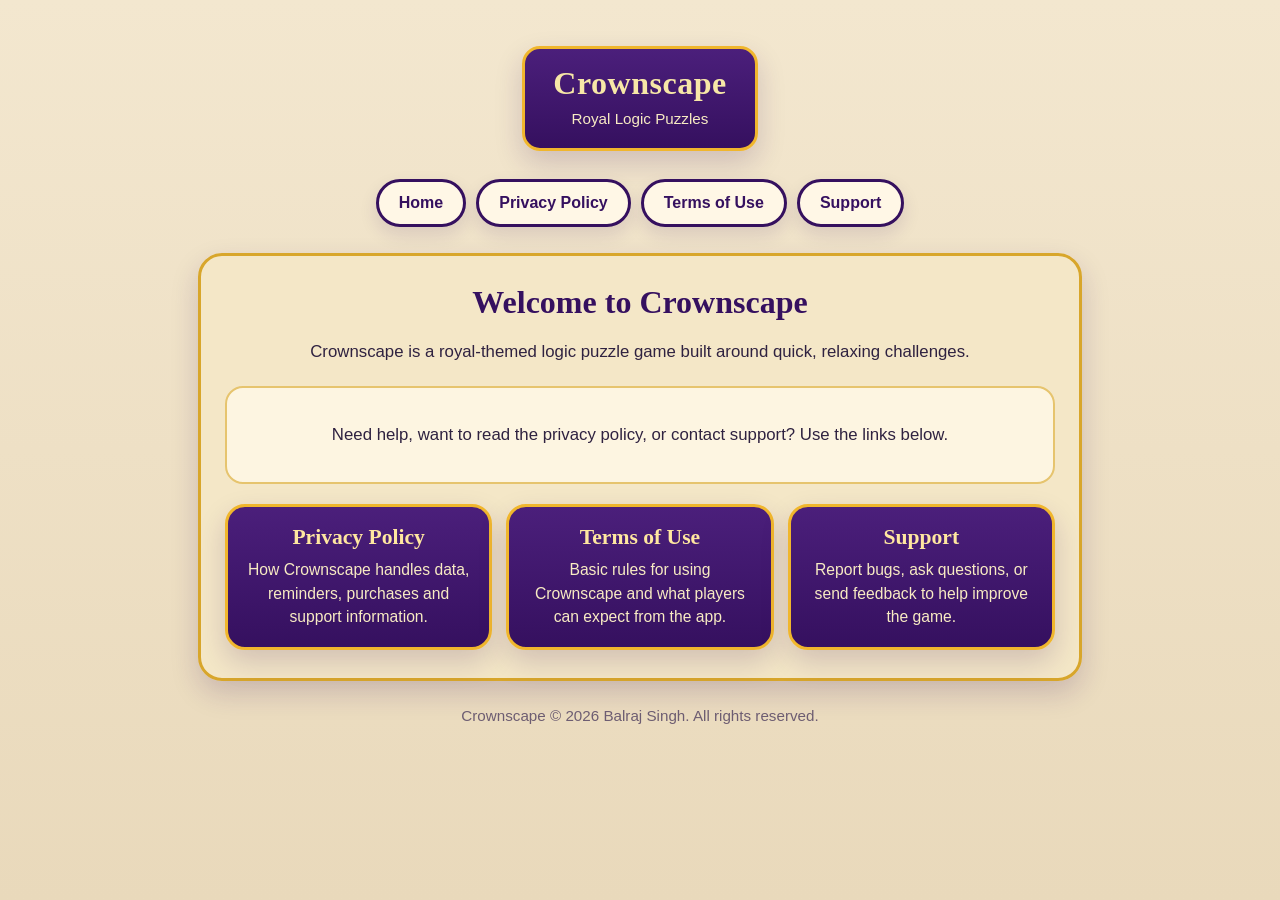
<file: index.html>
<!DOCTYPE html>
<html lang="en">
<head>
  <meta charset="UTF-8" />
  <meta name="viewport" content="width=device-width, initial-scale=1.0" />
  <title>Crownscape</title>
  <link rel="stylesheet" href="style.css" />
</head>
<body>
  <div class="page-wrap">
    <div class="hero">
      <div class="brand">
        <h1>Crownscape</h1>
        <p>Royal Logic Puzzles</p>
      </div>
    </div>

    <div class="nav">
      <a href="index.html">Home</a>
      <a href="privacy.html">Privacy Policy</a>
      <a href="terms.html">Terms of Use</a>
      <a href="support.html">Support</a>
    </div>

    <div class="card">
      <h2>Welcome to Crownscape</h2>

      <p class="center">
        Crownscape is a royal-themed logic puzzle game built around quick, relaxing challenges.
      </p>

      <div class="highlight-box">
        <p class="center">
          Need help, want to read the privacy policy, or contact support?
          Use the links below.
        </p>
      </div>

      <div class="grid-links">
        <a class="tile" href="privacy.html">
          <h3>Privacy Policy</h3>
          <p>How Crownscape handles data, reminders, purchases and support information.</p>
        </a>

        <a class="tile" href="terms.html">
          <h3>Terms of Use</h3>
          <p>Basic rules for using Crownscape and what players can expect from the app.</p>
        </a>

        <a class="tile" href="support.html">
          <h3>Support</h3>
          <p>Report bugs, ask questions, or send feedback to help improve the game.</p>
        </a>
      </div>
    </div>

    <div class="footer">
      Crownscape © 2026 Balraj Singh. All rights reserved.
    </div>
  </div>
</body>
</html>
</file>
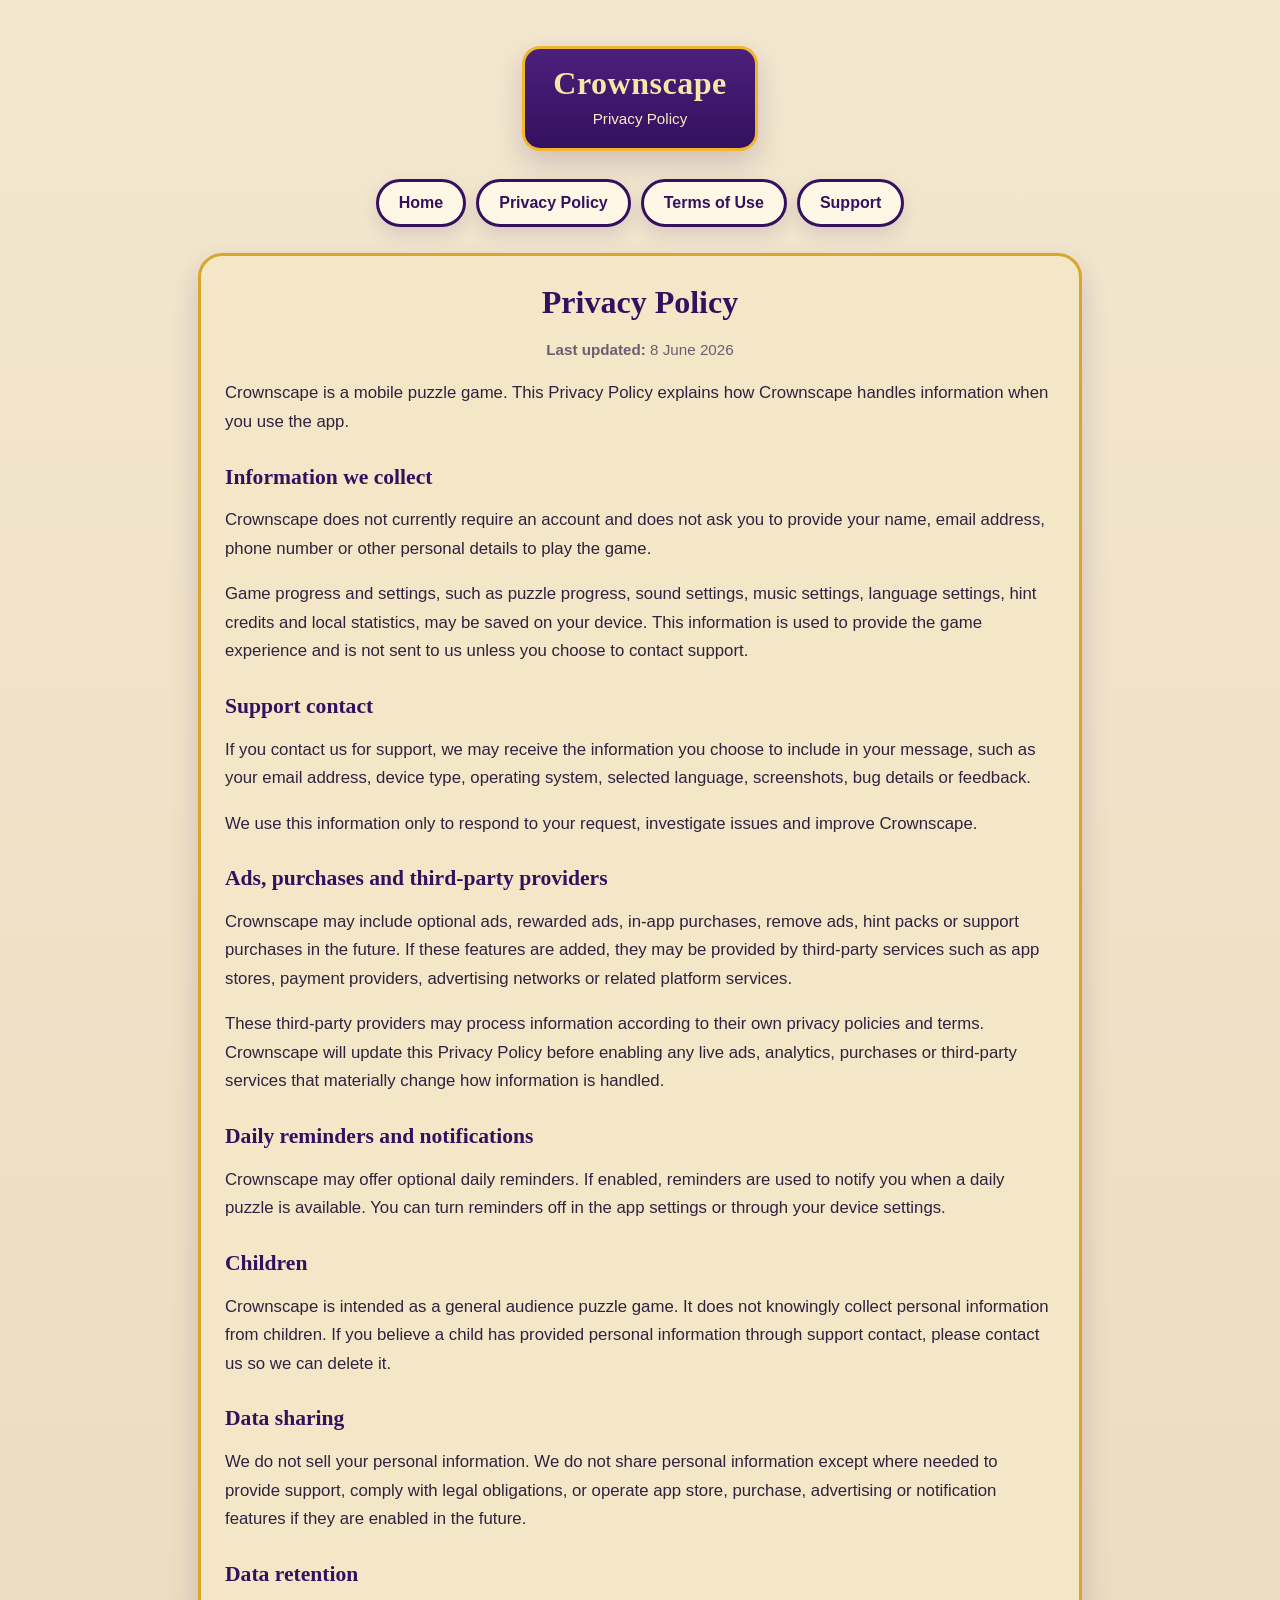
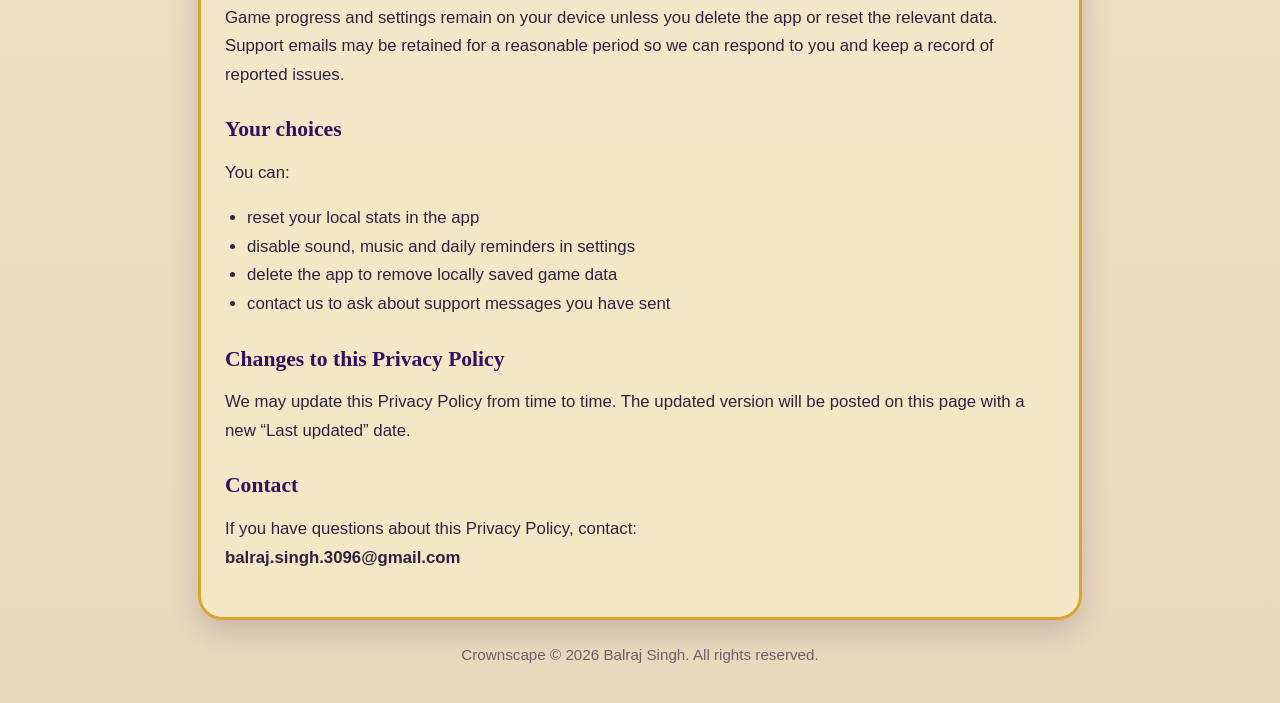
<file: privacy.html>
<!DOCTYPE html>
<html lang="en">
<head>
  <meta charset="UTF-8" />
  <meta name="viewport" content="width=device-width, initial-scale=1.0" />
  <title>Crownscape Privacy Policy</title>
  <link rel="stylesheet" href="style.css" />
</head>
<body>
  <div class="page-wrap">
    <div class="hero">
      <div class="brand">
        <h1>Crownscape</h1>
        <p>Privacy Policy</p>
      </div>
    </div>

    <div class="nav">
      <a href="index.html">Home</a>
      <a href="privacy.html">Privacy Policy</a>
      <a href="terms.html">Terms of Use</a>
      <a href="support.html">Support</a>
    </div>

    <div class="card">
      <h2>Privacy Policy</h2>
      <p class="small center"><strong>Last updated:</strong> 8 June 2026</p>

      <p>
        Crownscape is a mobile puzzle game. This Privacy Policy explains how Crownscape handles
        information when you use the app.
      </p>

      <h3>Information we collect</h3>
      <p>
        Crownscape does not currently require an account and does not ask you to provide your name,
        email address, phone number or other personal details to play the game.
      </p>

      <p>
        Game progress and settings, such as puzzle progress, sound settings, music settings,
        language settings, hint credits and local statistics, may be saved on your device.
        This information is used to provide the game experience and is not sent to us unless
        you choose to contact support.
      </p>

      <h3>Support contact</h3>
      <p>
        If you contact us for support, we may receive the information you choose to include in your
        message, such as your email address, device type, operating system, selected language,
        screenshots, bug details or feedback.
      </p>

      <p>
        We use this information only to respond to your request, investigate issues and improve Crownscape.
      </p>

      <h3>Ads, purchases and third-party providers</h3>
      <p>
        Crownscape may include optional ads, rewarded ads, in-app purchases, remove ads, hint packs
        or support purchases in the future. If these features are added, they may be provided by
        third-party services such as app stores, payment providers, advertising networks or related
        platform services.
      </p>

      <p>
        These third-party providers may process information according to their own privacy policies
        and terms. Crownscape will update this Privacy Policy before enabling any live ads, analytics,
        purchases or third-party services that materially change how information is handled.
      </p>

      <h3>Daily reminders and notifications</h3>
      <p>
        Crownscape may offer optional daily reminders. If enabled, reminders are used to notify you
        when a daily puzzle is available. You can turn reminders off in the app settings or through
        your device settings.
      </p>

      <h3>Children</h3>
      <p>
        Crownscape is intended as a general audience puzzle game. It does not knowingly collect
        personal information from children. If you believe a child has provided personal information
        through support contact, please contact us so we can delete it.
      </p>

      <h3>Data sharing</h3>
      <p>
        We do not sell your personal information. We do not share personal information except where
        needed to provide support, comply with legal obligations, or operate app store, purchase,
        advertising or notification features if they are enabled in the future.
      </p>

      <h3>Data retention</h3>
      <p>
        Game progress and settings remain on your device unless you delete the app or reset the
        relevant data. Support emails may be retained for a reasonable period so we can respond to you
        and keep a record of reported issues.
      </p>

      <h3>Your choices</h3>
      <p>You can:</p>

      <ul>
        <li>reset your local stats in the app</li>
        <li>disable sound, music and daily reminders in settings</li>
        <li>delete the app to remove locally saved game data</li>
        <li>contact us to ask about support messages you have sent</li>
      </ul>

      <h3>Changes to this Privacy Policy</h3>
      <p>
        We may update this Privacy Policy from time to time. The updated version will be posted on this
        page with a new “Last updated” date.
      </p>

      <h3>Contact</h3>
      <p>
        If you have questions about this Privacy Policy, contact:
        <br />
        <strong>balraj.singh.3096@gmail.com</strong>
      </p>
    </div>

    <div class="footer">
      Crownscape © 2026 Balraj Singh. All rights reserved.
    </div>
  </div>
</body>
</html>
</file>
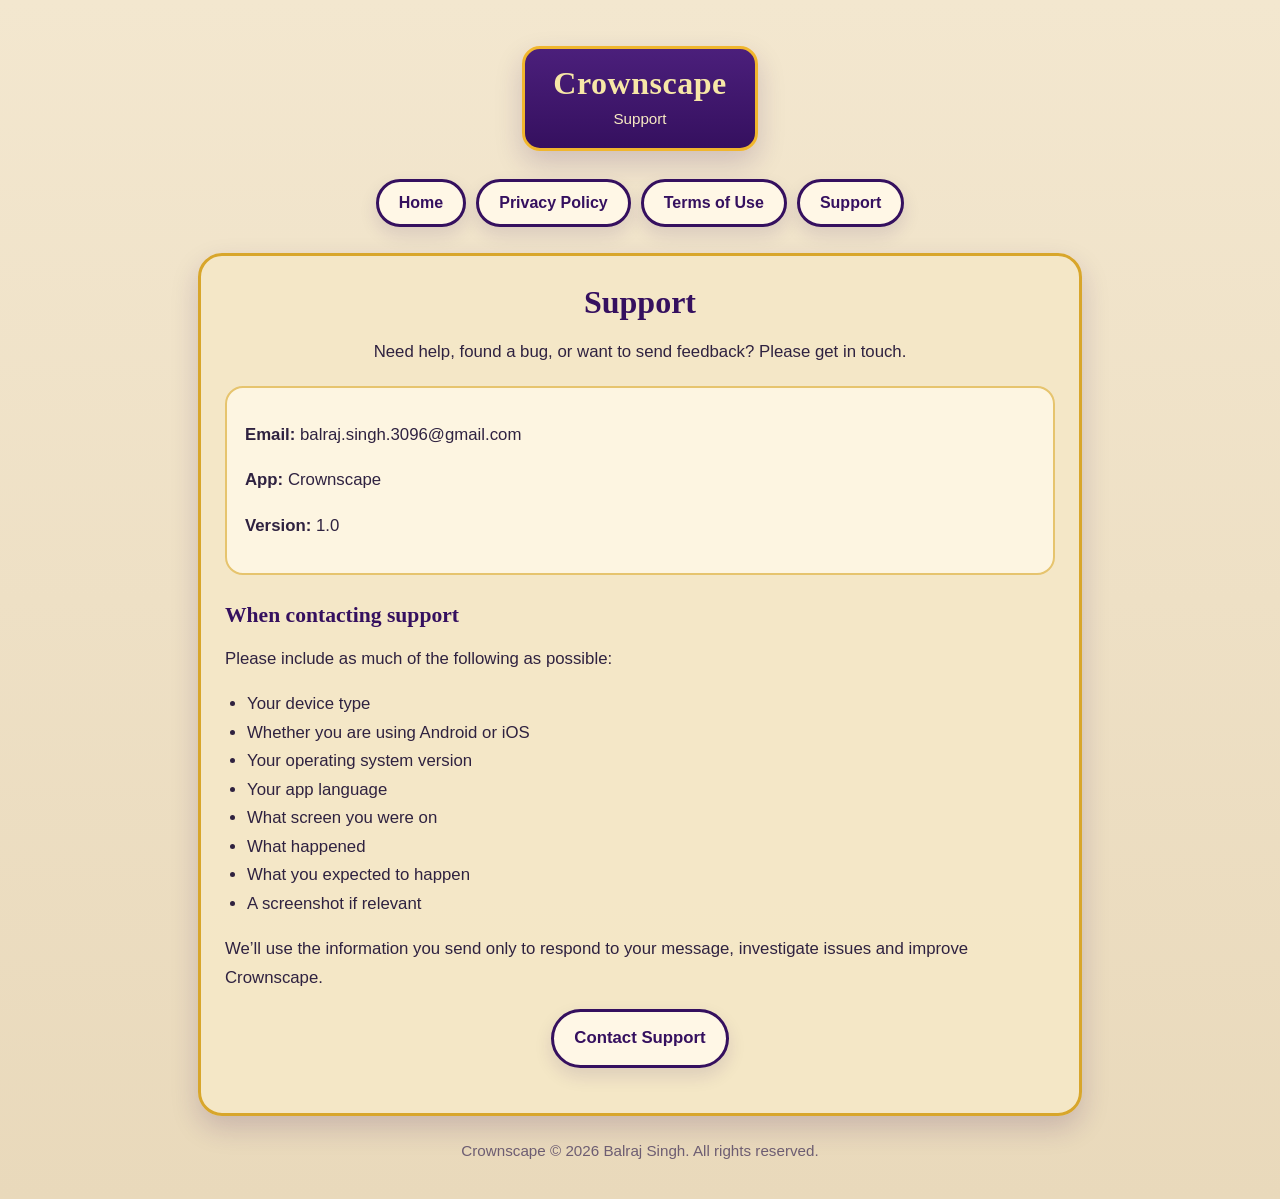
<file: support.html>
<!DOCTYPE html>
<html lang="en">
<head>
  <meta charset="UTF-8" />
  <meta name="viewport" content="width=device-width, initial-scale=1.0" />
  <title>Crownscape Support</title>
  <link rel="stylesheet" href="style.css" />
</head>
<body>
  <div class="page-wrap">
    <div class="hero">
      <div class="brand">
        <h1>Crownscape</h1>
        <p>Support</p>
      </div>
    </div>

    <div class="nav">
      <a href="index.html">Home</a>
      <a href="privacy.html">Privacy Policy</a>
      <a href="terms.html">Terms of Use</a>
      <a href="support.html">Support</a>
    </div>

    <div class="card">
      <h2>Support</h2>

      <p class="center">
        Need help, found a bug, or want to send feedback? Please get in touch.
      </p>

      <div class="highlight-box">
        <p><strong>Email:</strong> balraj.singh.3096@gmail.com</p>
        <p><strong>App:</strong> Crownscape</p>
        <p><strong>Version:</strong> 1.0</p>
      </div>

      <h3>When contacting support</h3>
      <p>Please include as much of the following as possible:</p>

      <ul>
        <li>Your device type</li>
        <li>Whether you are using Android or iOS</li>
        <li>Your operating system version</li>
        <li>Your app language</li>
        <li>What screen you were on</li>
        <li>What happened</li>
        <li>What you expected to happen</li>
        <li>A screenshot if relevant</li>
      </ul>

      <p>
        We’ll use the information you send only to respond to your message, investigate issues and improve Crownscape.
      </p>

      <p class="center">
        <a class="button-link" href="mailto:balraj.singh.3096@gmail.com?subject=Crownscape%20Support">
          Contact Support
        </a>
      </p>
    </div>

    <div class="footer">
      Crownscape © 2026 Balraj Singh. All rights reserved.
    </div>
  </div>
</body>
</html>
</file>
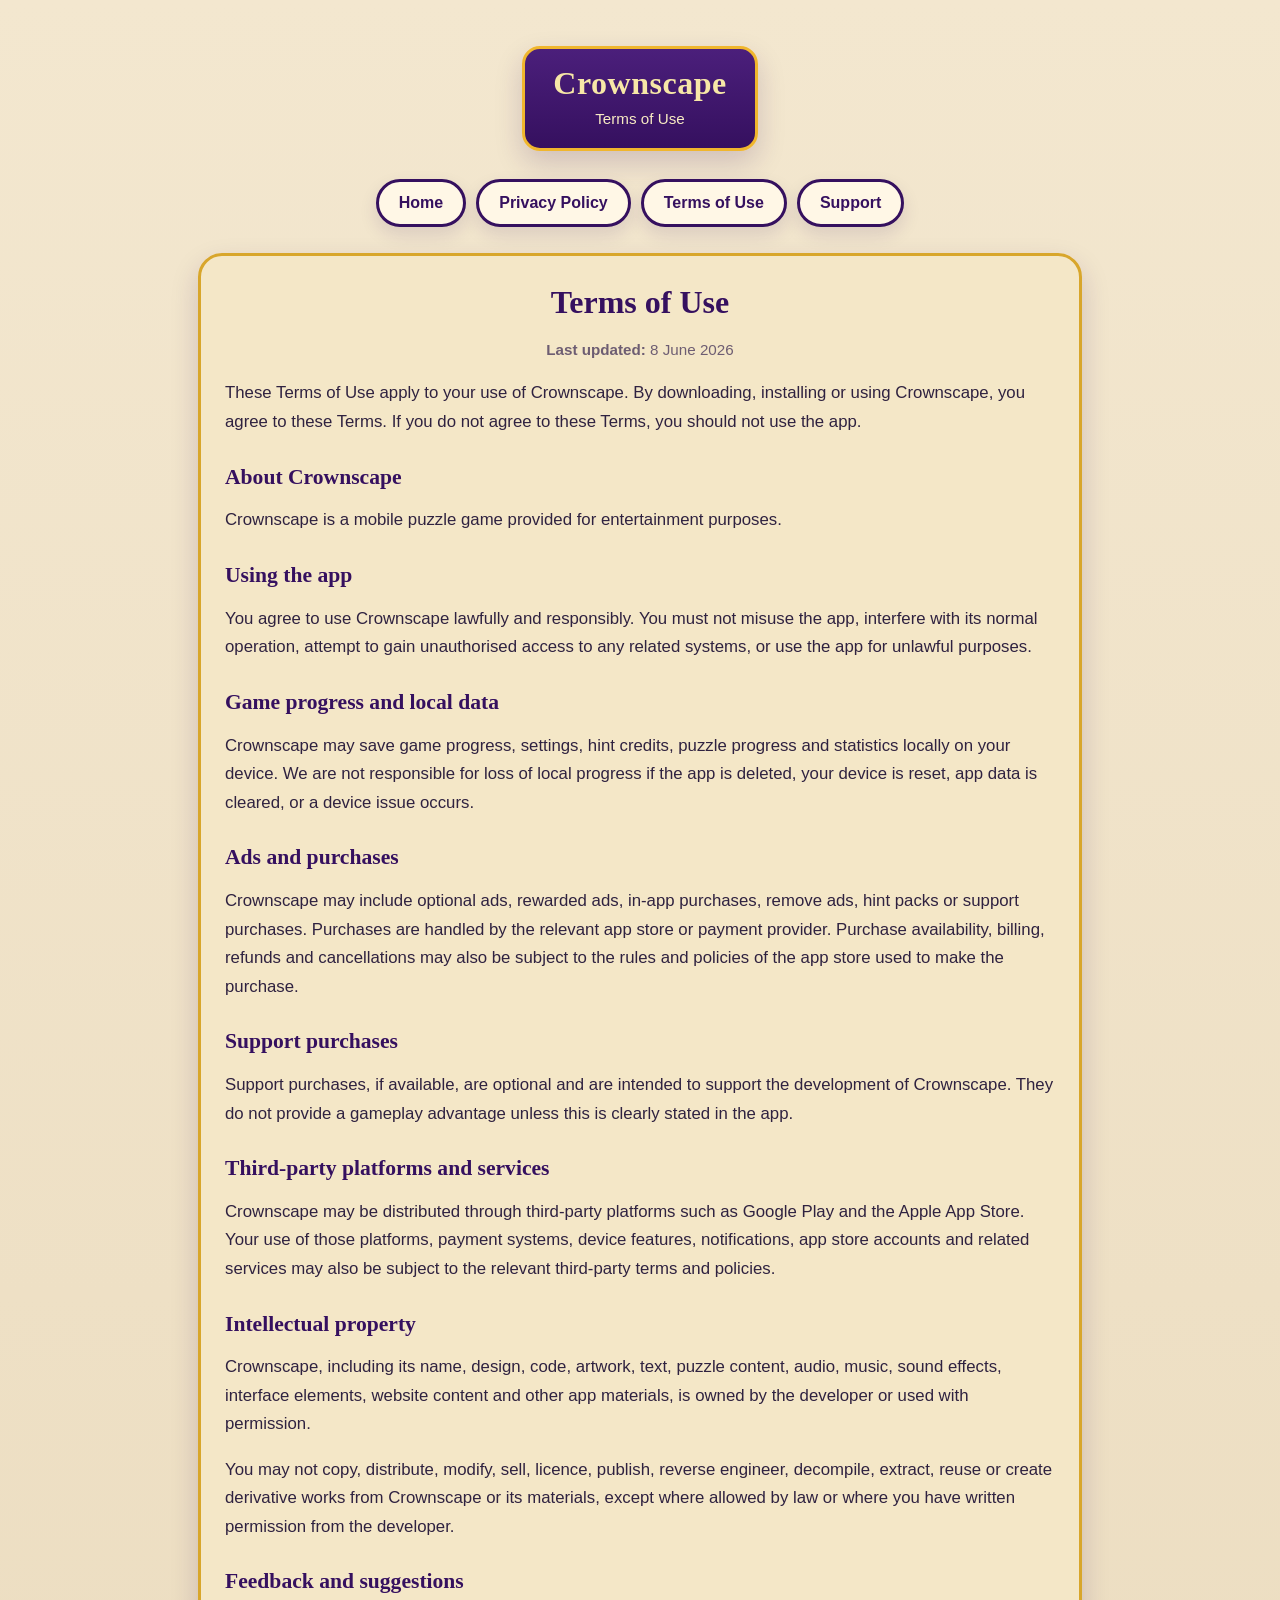
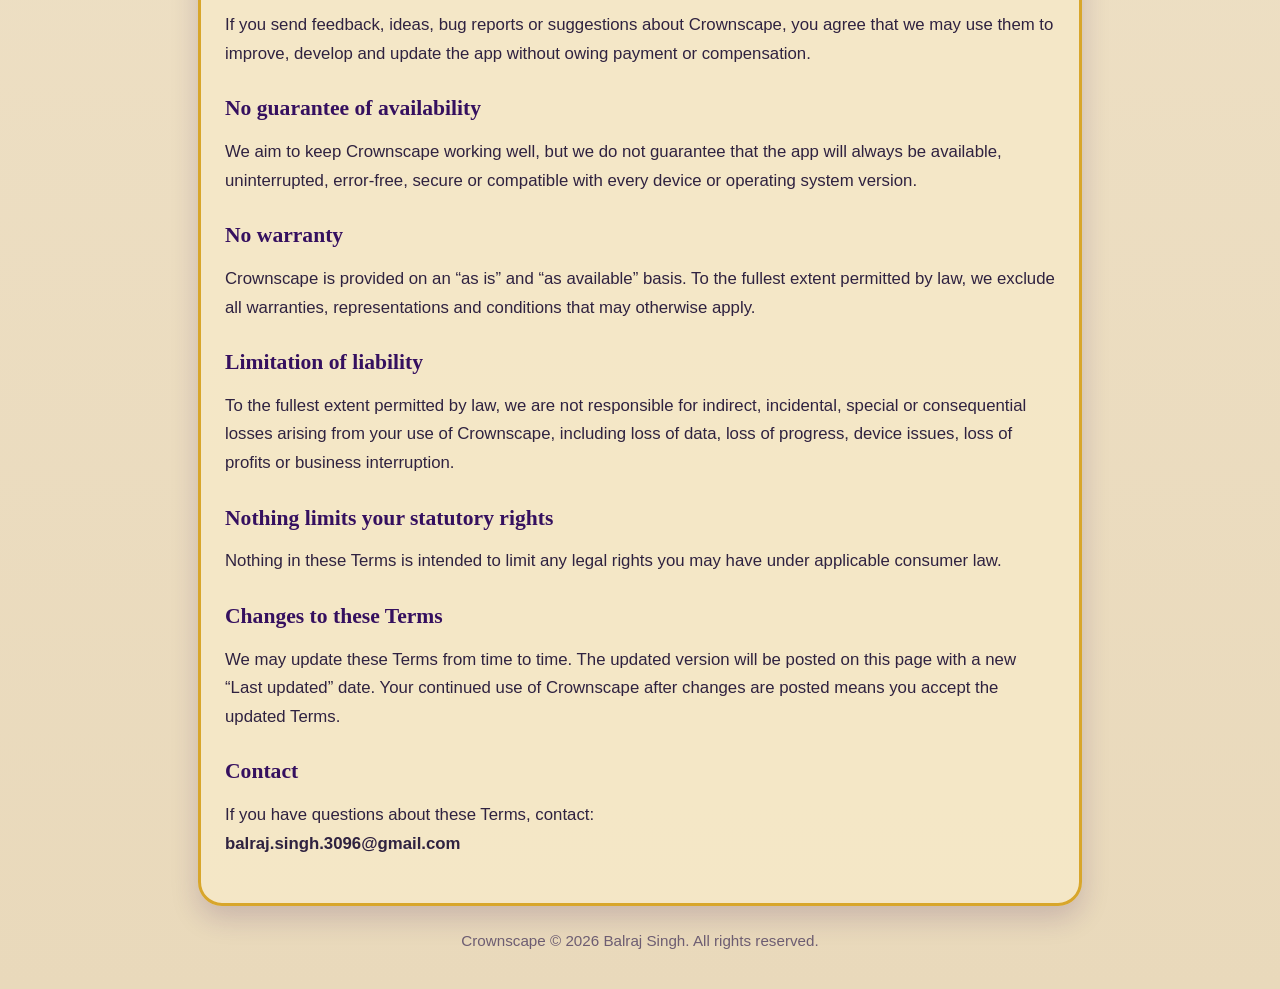
<file: terms.html>
<!DOCTYPE html>
<html lang="en">
<head>
  <meta charset="UTF-8" />
  <meta name="viewport" content="width=device-width, initial-scale=1.0" />
  <title>Crownscape Terms of Use</title>
  <link rel="stylesheet" href="style.css" />
</head>
<body>
  <div class="page-wrap">
    <div class="hero">
      <div class="brand">
        <h1>Crownscape</h1>
        <p>Terms of Use</p>
      </div>
    </div>

    <div class="nav">
      <a href="index.html">Home</a>
      <a href="privacy.html">Privacy Policy</a>
      <a href="terms.html">Terms of Use</a>
      <a href="support.html">Support</a>
    </div>

    <div class="card">
      <h2>Terms of Use</h2>
      <p class="small center"><strong>Last updated:</strong> 8 June 2026</p>

      <p>
        These Terms of Use apply to your use of Crownscape. By downloading, installing or using Crownscape,
        you agree to these Terms. If you do not agree to these Terms, you should not use the app.
      </p>

      <h3>About Crownscape</h3>
      <p>
        Crownscape is a mobile puzzle game provided for entertainment purposes.
      </p>

      <h3>Using the app</h3>
      <p>
        You agree to use Crownscape lawfully and responsibly. You must not misuse the app, interfere with its
        normal operation, attempt to gain unauthorised access to any related systems, or use the app for unlawful
        purposes.
      </p>

      <h3>Game progress and local data</h3>
      <p>
        Crownscape may save game progress, settings, hint credits, puzzle progress and statistics locally on your
        device. We are not responsible for loss of local progress if the app is deleted, your device is reset,
        app data is cleared, or a device issue occurs.
      </p>

      <h3>Ads and purchases</h3>
      <p>
        Crownscape may include optional ads, rewarded ads, in-app purchases, remove ads, hint packs or support
        purchases. Purchases are handled by the relevant app store or payment provider. Purchase availability,
        billing, refunds and cancellations may also be subject to the rules and policies of the app store used
        to make the purchase.
      </p>

      <h3>Support purchases</h3>
      <p>
        Support purchases, if available, are optional and are intended to support the development of Crownscape.
        They do not provide a gameplay advantage unless this is clearly stated in the app.
      </p>

      <h3>Third-party platforms and services</h3>
      <p>
        Crownscape may be distributed through third-party platforms such as Google Play and the Apple App Store.
        Your use of those platforms, payment systems, device features, notifications, app store accounts and
        related services may also be subject to the relevant third-party terms and policies.
      </p>

      <h3>Intellectual property</h3>
      <p>
        Crownscape, including its name, design, code, artwork, text, puzzle content, audio, music, sound effects,
        interface elements, website content and other app materials, is owned by the developer or used with permission.
      </p>

      <p>
        You may not copy, distribute, modify, sell, licence, publish, reverse engineer, decompile, extract, reuse
        or create derivative works from Crownscape or its materials, except where allowed by law or where you have
        written permission from the developer.
      </p>

      <h3>Feedback and suggestions</h3>
      <p>
        If you send feedback, ideas, bug reports or suggestions about Crownscape, you agree that we may use them
        to improve, develop and update the app without owing payment or compensation.
      </p>

      <h3>No guarantee of availability</h3>
      <p>
        We aim to keep Crownscape working well, but we do not guarantee that the app will always be available,
        uninterrupted, error-free, secure or compatible with every device or operating system version.
      </p>

      <h3>No warranty</h3>
      <p>
        Crownscape is provided on an “as is” and “as available” basis. To the fullest extent permitted by law,
        we exclude all warranties, representations and conditions that may otherwise apply.
      </p>

      <h3>Limitation of liability</h3>
      <p>
        To the fullest extent permitted by law, we are not responsible for indirect, incidental, special or
        consequential losses arising from your use of Crownscape, including loss of data, loss of progress,
        device issues, loss of profits or business interruption.
      </p>

      <h3>Nothing limits your statutory rights</h3>
      <p>
        Nothing in these Terms is intended to limit any legal rights you may have under applicable consumer law.
      </p>

      <h3>Changes to these Terms</h3>
      <p>
        We may update these Terms from time to time. The updated version will be posted on this page with a new
        “Last updated” date. Your continued use of Crownscape after changes are posted means you accept the
        updated Terms.
      </p>

      <h3>Contact</h3>
      <p>
        If you have questions about these Terms, contact:
        <br />
        <strong>balraj.singh.3096@gmail.com</strong>
      </p>
    </div>

    <div class="footer">
      Crownscape © 2026 Balraj Singh. All rights reserved.
    </div>
  </div>
</body>
</html>
</file>
<file: style.css>
:root {
  --bg-top: #f3e7cf;
  --bg-bottom: #e9d9bb;
  --card: #f5e8c7;
  --card-border: #d8a62b;
  --purple: #35105f;
  --purple-2: #4b1f7b;
  --gold: #f0b62d;
  --text: #2f2240;
  --muted: #6d5d72;
  --shadow: 0 12px 28px rgba(53, 16, 95, 0.18);
}

* {
  box-sizing: border-box;
}

body {
  margin: 0;
  font-family: "Trebuchet MS", Arial, sans-serif;
  color: var(--text);
  background: linear-gradient(180deg, var(--bg-top), var(--bg-bottom));
  min-height: 100vh;
}

.page-wrap {
  width: 100%;
  max-width: 920px;
  margin: 0 auto;
  padding: 28px 18px 40px;
}

.hero {
  text-align: center;
  padding: 18px 0 8px;
}

.brand {
  display: inline-block;
  background: linear-gradient(180deg, var(--purple-2), var(--purple));
  color: #f7e7a7;
  padding: 16px 28px;
  border: 3px solid var(--gold);
  border-radius: 18px;
  box-shadow: var(--shadow);
}

.brand h1 {
  margin: 0;
  font-family: Georgia, "Times New Roman", serif;
  font-size: 2rem;
  letter-spacing: 0.5px;
}

.brand p {
  margin: 4px 0 0;
  font-size: 0.95rem;
  color: #f8ebc3;
}

.nav {
  display: flex;
  flex-wrap: wrap;
  gap: 10px;
  justify-content: center;
  margin: 20px 0 26px;
}

.nav a,
.button-link {
  display: inline-block;
  text-decoration: none;
  background: #fff7e6;
  color: var(--purple);
  border: 3px solid var(--purple);
  border-radius: 999px;
  padding: 12px 20px;
  font-weight: 700;
  box-shadow: 0 8px 18px rgba(53, 16, 95, 0.12);
}

.nav a:hover,
.button-link:hover {
  background: #fff2cf;
}

.card {
  background: rgba(245, 232, 199, 0.96);
  border: 3px solid var(--card-border);
  border-radius: 24px;
  padding: 28px 24px;
  box-shadow: var(--shadow);
}

h2 {
  margin-top: 0;
  margin-bottom: 16px;
  color: var(--purple);
  font-family: Georgia, "Times New Roman", serif;
  font-size: 2rem;
  text-align: center;
}

h3 {
  color: var(--purple);
  font-family: Georgia, "Times New Roman", serif;
  margin-top: 28px;
  margin-bottom: 10px;
  font-size: 1.35rem;
}

p,
li {
  font-size: 1.05rem;
  line-height: 1.7;
}

ul {
  padding-left: 22px;
}

.small {
  color: var(--muted);
  font-size: 0.95rem;
}

.center {
  text-align: center;
}

.highlight-box {
  background: rgba(255, 248, 229, 0.85);
  border: 2px solid #e6c46e;
  border-radius: 18px;
  padding: 16px 18px;
  margin: 20px 0;
}

.footer {
  text-align: center;
  margin-top: 26px;
  color: var(--muted);
  font-size: 0.95rem;
}

.grid-links {
  display: grid;
  grid-template-columns: repeat(auto-fit, minmax(210px, 1fr));
  gap: 14px;
  margin-top: 18px;
}

.tile {
  background: linear-gradient(180deg, var(--purple-2), var(--purple));
  color: #fff4cf;
  text-decoration: none;
  border: 3px solid var(--gold);
  border-radius: 20px;
  padding: 18px 16px;
  box-shadow: var(--shadow);
}

.tile h3 {
  margin: 0 0 8px;
  color: #ffe7a0;
  text-align: center;
}

.tile p {
  margin: 0;
  color: #f8ebc3;
  text-align: center;
  font-size: 0.98rem;
  line-height: 1.5;
}

@media (max-width: 640px) {
  .page-wrap {
    padding: 20px 14px 30px;
  }

  .brand h1 {
    font-size: 1.6rem;
  }

  h2 {
    font-size: 1.6rem;
  }

  .card {
    padding: 22px 18px;
  }

  .nav a,
  .button-link {
    width: 100%;
    text-align: center;
  }
}
</file>
